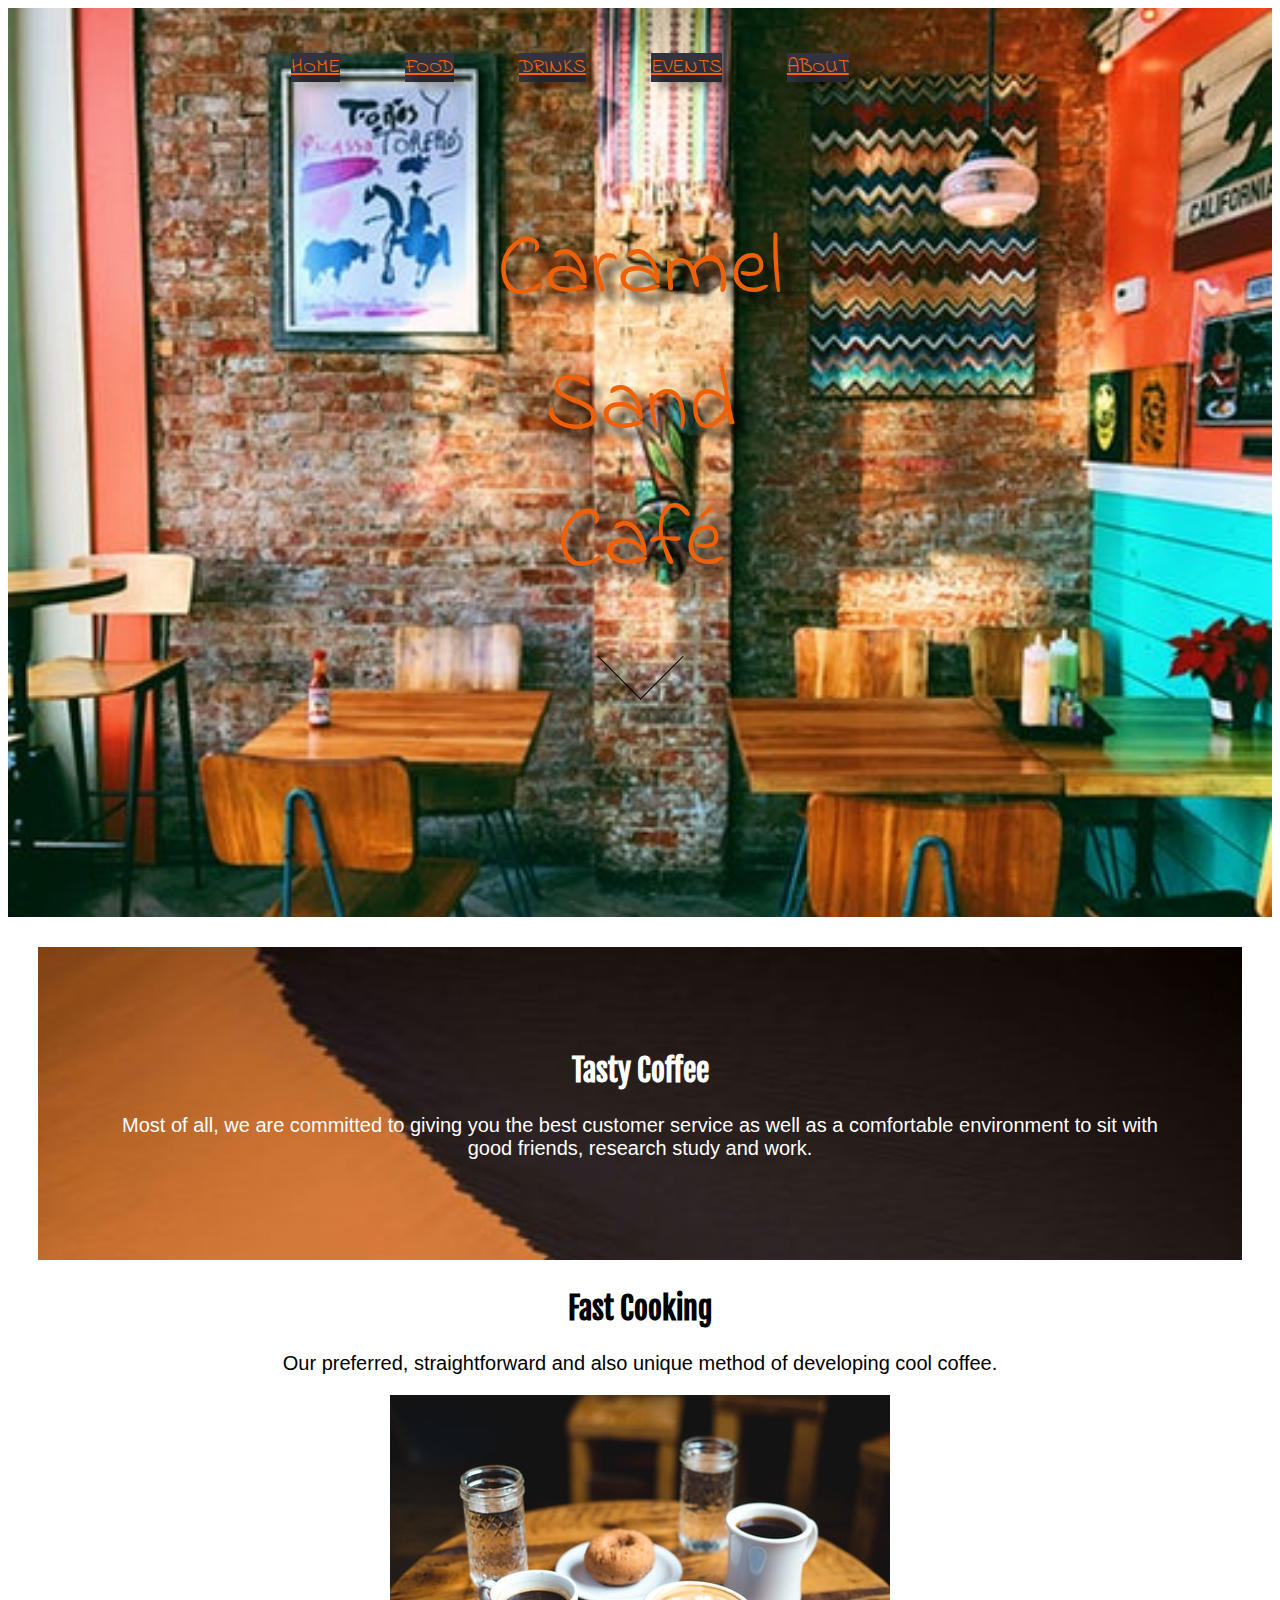
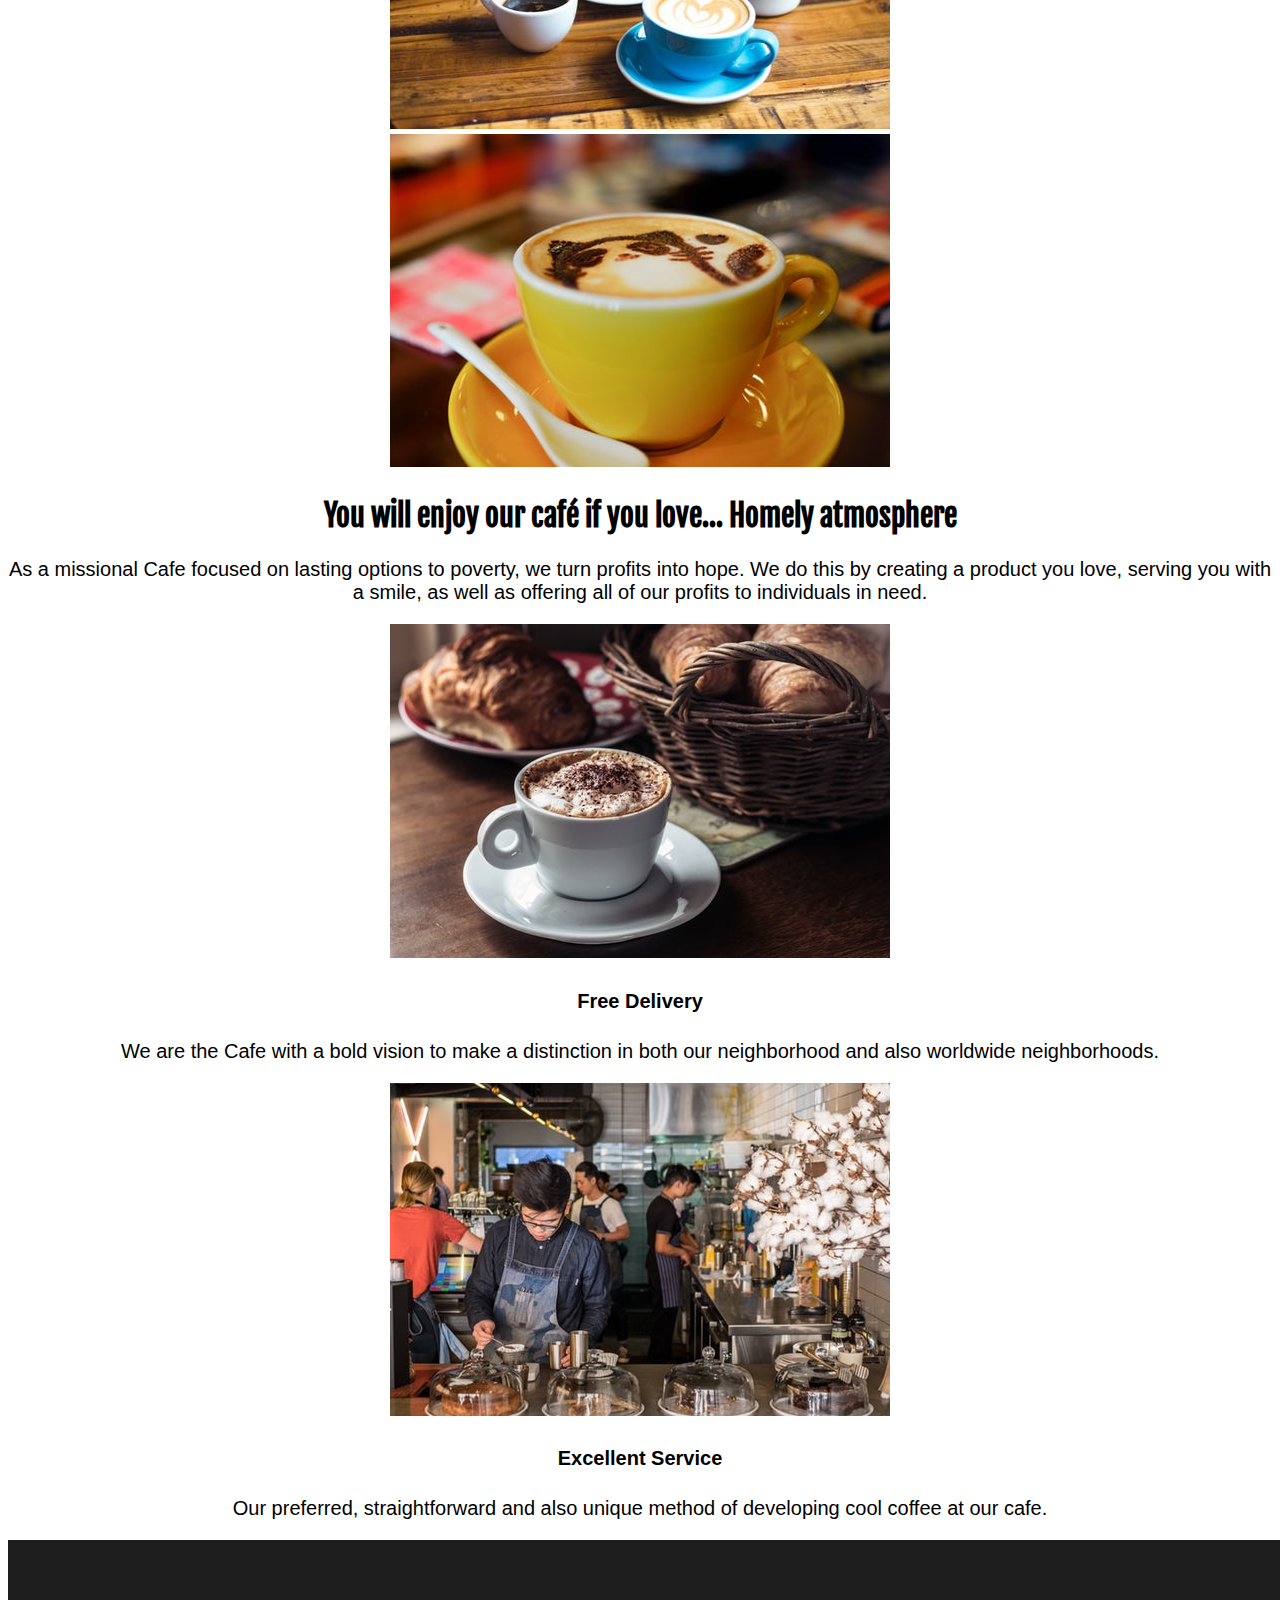
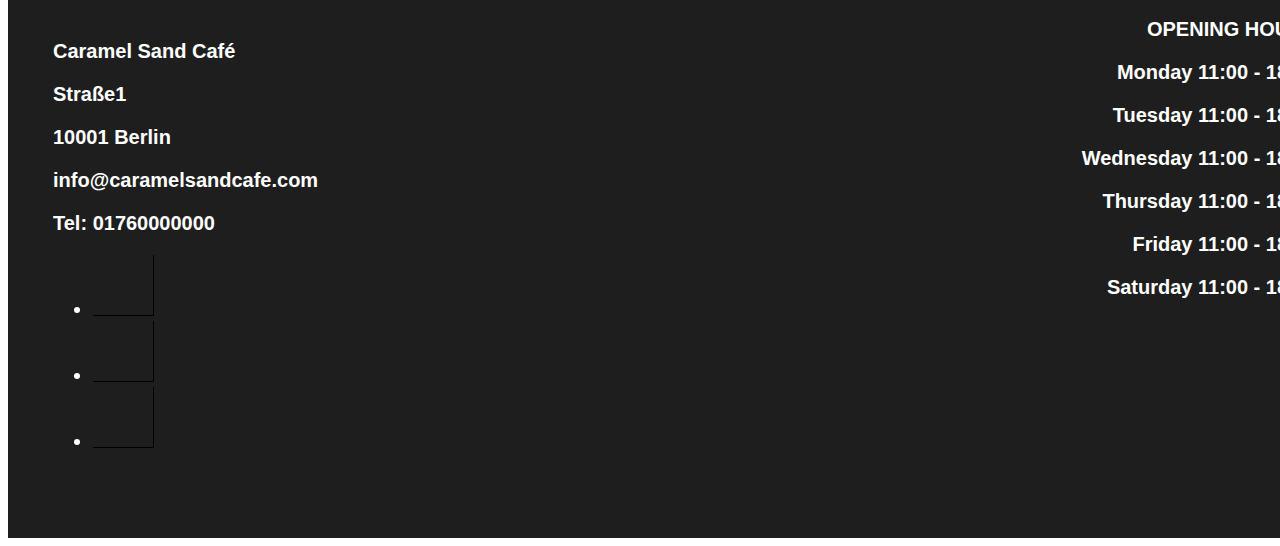
<file: index.html>
<!DOCTYPE html>
<html>
<head>
	<title>Caramel Sand Café</title>
	<link href="https://fonts.googleapis.com/css?family=Indie+Flower|Staatliches" rel="stylesheet">
	<link rel="stylesheet" href="https://use.fontawesome.com/releases/v5.7.1/css/all.css" integrity="sha384-fnmOCqbTlWIlj8LyTjo7mOUStjsKC4pOpQbqyi7RrhN7udi9RwhKkMHpvLbHG9Sr" crossorigin="anonymous">
	<link rel="stylesheet" href="https://stackpath.bootstrapcdn.com/bootstrap/4.2.1/css/bootstrap.min.css" integrity="sha384-GJzZqFGwb1QTTN6wy59ffF1BuGJpLSa9DkKMp0DgiMDm4iYMj70gZWKYbI706tWS" crossorigin="anonymous">
	<link href="https://fonts.googleapis.com/css?family=Amatic+SC|Dancing+Script|Fjalla+One|Indie+Flower|Pacifico|Staatliches" rel="stylesheet">
	<link href="https://fonts.googleapis.com/css?family=Fjalla+One|Indie+Flower|Staatliches" rel="stylesheet">
	<link rel="stylesheet" type="text/css" href="style.css">
</head>

<body>
	<div id="banner">
<nav class="nav nav-pills nav-justified">
  <a class="nav-item nav-link active" href="#">HOME</a>
  <a class="nav-item nav-link "href="food.html">FOOD</a>
  <a class="nav-item nav-link" href="drinks.html">DRINKS</a>
  <a class="nav-item nav-link" href="events.html">EVENTS</a>
  <a class="nav-item nav-link" href="#">ABOUT</a>
</nav>   
	<h1>Caramel</h1>
	<h1>Sand</h1> 
	<h1>Café</h1>	
	<p><i class="arrow down"></i></p>
	</div>

<section id="tasty">	
<h2><strong>Tasty Coffee</strong></h2>
<p>Most of all, we are committed to giving you the best customer service as well as a comfortable environment to sit with good friends, research study and work.</p>
</section>

<section id="fast">
	<h2><strong>Fast Cooking</strong></h2>
	<p>Our preferred, straightforward and also unique method of developing cool coffee.</p>
</section>

	<div class="container">
		<div class="row">
  <div class="col-sm-6">
    <div class="card">
      <div class="card-body">
      	<img class="card-img-top" src="foodcafe.jpeg" alt="Card image">
    </div>
  </div>
  </div>
  <div class="col-sm-6">
    <div class="card">
      <div class="card-body">
      	<img class="card-img-top" src="yellowcup.jpeg" alt="Card image">
      </div>
    </div>
  </div>
</div>
</div>

<section id="atmosphere">
<h2><strong>You will enjoy our café if you love...
Homely atmosphere</strong></h2>
<p>As a missional Cafe focused on lasting options to poverty, we turn profits into hope. We do this by creating a product you love, serving you with a smile, as well as offering all of our profits to individuals in need.</p>
</section>

<div class="container">
<div class="row">
	<div class="col-sm-6">
<div class="card">
  <div class="card-body">
  	<img class="card-img-bottom" src="croissant.jpeg" alt="Card image">
    <h4 class="card-title">Free Delivery</h4>
    <p class="card-text">We are the Cafe with a bold vision to make a distinction in both our neighborhood and also worldwide neighborhoods.</p>
   </div>
  </div>
</div>

<div class="col-sm-6">
<div class="card">
	 <div class="card-body">
  <img class="card-img-bottom" src="staff.jpeg" alt="Card image">
 	<h4 class="card-title">Excellent Service</h4>
    <p class="card-text">Our preferred, straightforward and also unique method of developing cool coffee at our cafe.</p>
  </div>
</div>
</div>
</div>
</div>

	<div id="footer">
		
		<h3><p>Caramel Sand Café</p>
			<p>Straße1</p>
			<p>10001 Berlin</p>
			<p>info@caramelsandcafe.com</p>
			<p>Tel: 01760000000</p>

		<ul class="list-inline">

  	<li class="list-inline-item"><a href="#"><i class="fab fa-youtube"></i></a></li>
  	<li class="list-inline-item"><a href="#"><i class="fab fa-facebook"></i></a></li>
  	<li class="list-inline-item"><a href="#"><i class="fab fa-twitter"></i></a></li>
		</ul></h3>


		<h5>OPENING HOURS
			<p>Monday 11:00 - 18:00</p>
			<p>Tuesday 11:00 - 18:00</p>
			<p>Wednesday 11:00 - 18:00</p>
			<p>Thursday 11:00 - 18:00</p>
			<p>Friday 11:00 - 18:00</p>
			<p>Saturday 11:00 - 18:00</p><h5>					
	</div>

	<script src="food.js"></script>
	<script src="https://ajax.googleapis.com/ajax/libs/jquery/3.3.1/jquery.min.js"></script>
</body>
</html>
</file>
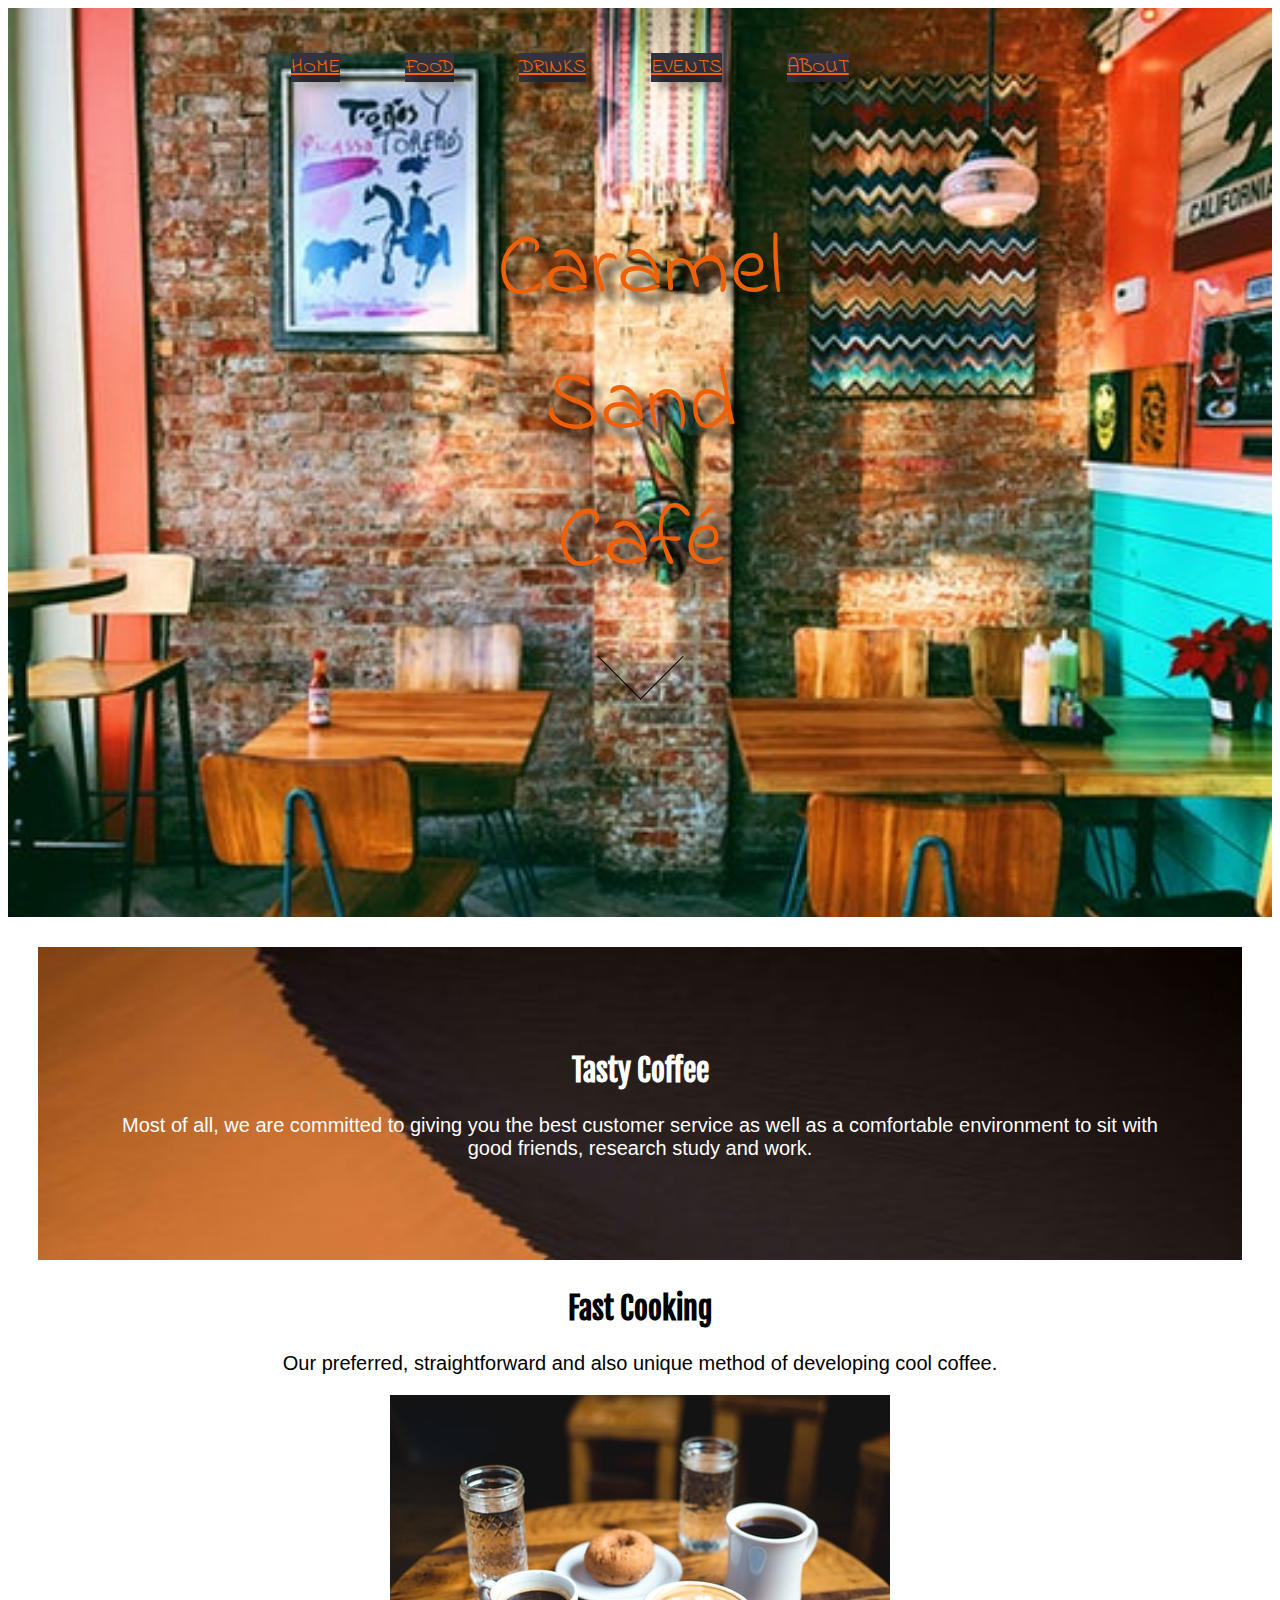
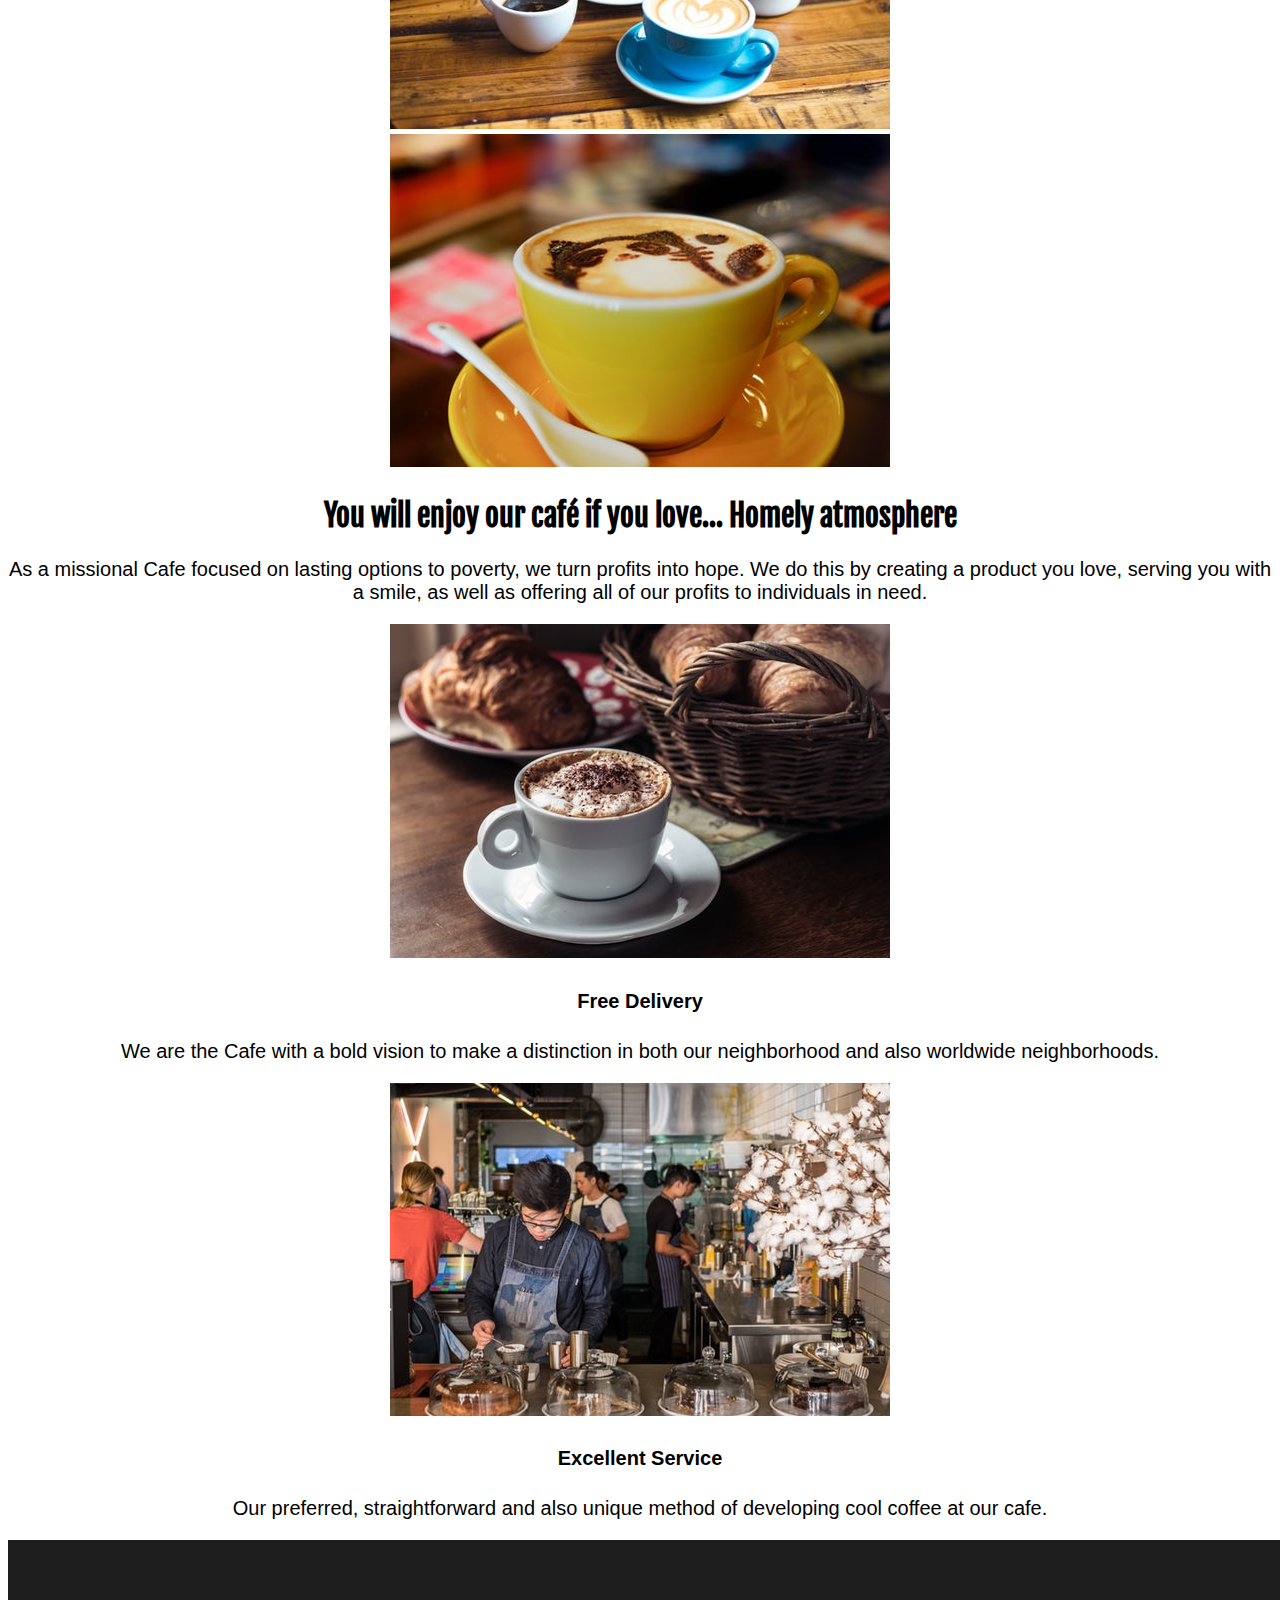
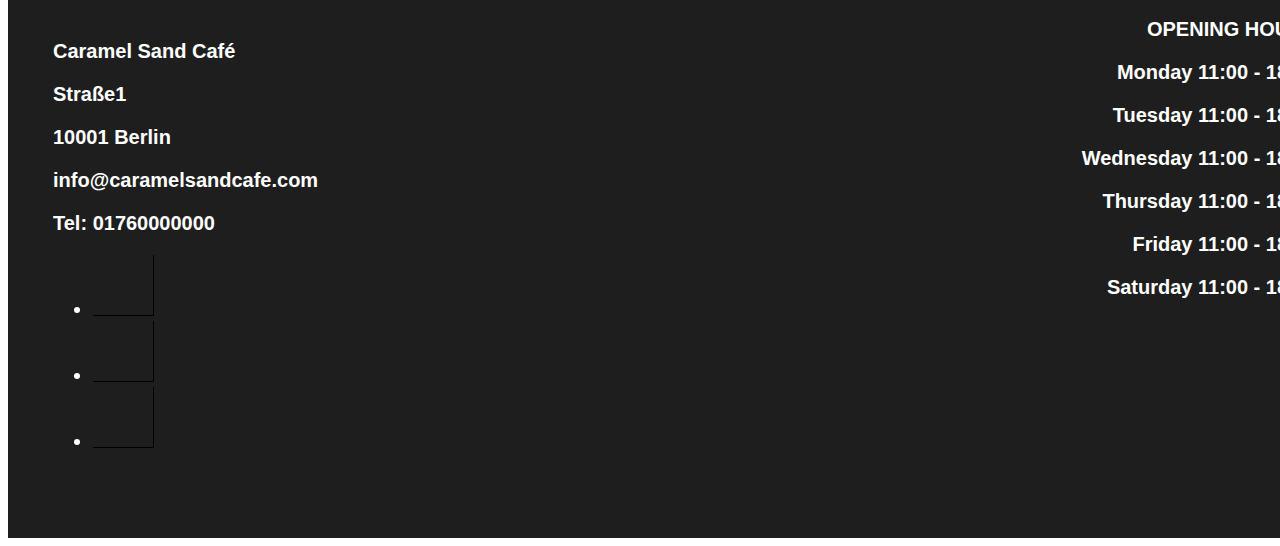
<file: coffeeshop.html>
<!DOCTYPE html>
<html>
<head>
<body>
	<title>Caramel Sand Café</title>
	<link href="https://fonts.googleapis.com/css?family=Indie+Flower|Staatliches" rel="stylesheet">
	<link rel="stylesheet" href="https://use.fontawesome.com/releases/v5.7.1/css/all.css" integrity="sha384-fnmOCqbTlWIlj8LyTjo7mOUStjsKC4pOpQbqyi7RrhN7udi9RwhKkMHpvLbHG9Sr" crossorigin="anonymous">
	<link rel="stylesheet" href="https://stackpath.bootstrapcdn.com/bootstrap/4.2.1/css/bootstrap.min.css" integrity="sha384-GJzZqFGwb1QTTN6wy59ffF1BuGJpLSa9DkKMp0DgiMDm4iYMj70gZWKYbI706tWS" crossorigin="anonymous">
	<link href="https://fonts.googleapis.com/css?family=Amatic+SC|Dancing+Script|Fjalla+One|Indie+Flower|Pacifico|Staatliches" rel="stylesheet">
	<link href="https://fonts.googleapis.com/css?family=Fjalla+One|Indie+Flower|Staatliches" rel="stylesheet">
	<link rel="stylesheet" type="text/css" href="style.css">
</head>


	<div id="banner">
<nav class="nav nav-pills nav-justified">
  <a class="nav-item nav-link active" href="#">HOME</a>
  <a class="nav-item nav-link " href="#">FOOD</a>
  <a class="nav-item nav-link" href="#">DRINKS</a>
  <a class="nav-item nav-link" href="#">EVENTS</a>
  <a class="nav-item nav-link" href="#">ABOUT</a>
</nav>   
	<h1>Caramel</h1>
	<h1>Sand</h1> 
	<h1>Café</h1>	
	<p><i class="arrow down"></i></p>
	</div>



<section id="tasty">	
<h2><strong>Tasty Coffee</strong></h2>
<p>Most of all, we are committed to giving you the best customer service as well as a comfortable environment to sit with good friends, research study and work.</p>
</section>

<section id="fast">
	<h2><strong>Fast Cooking</strong></h2>
	<p>Our preferred, straightforward and also unique method of developing cool coffee.</p>
</section>

		<div class="row">
  <div class="col-sm-6">
    <div class="card">
      <div class="card-body">
      	<img class="card-img-top" src="foodcafe.jpeg" alt="Card image">
    </div>
  </div>
  </div>
  <div class="col-sm-6">
    <div class="card">
      <div class="card-body">
      	<img class="card-img-top" src="yellowcup.jpeg" alt="Card image">
      </div>
    </div>
  </div>
</div>

<section id="atmosphere">
<h2><strong>You will enjoy our café if you love...
Homely atmosphere</strong></h2>
<p>As a missional Cafe focused on lasting options to poverty, we turn profits into hope. We do this by creating a product you love, serving you with a smile, as well as offering all of our profits to individuals in need.</p>
</section>

<div class="row">
	<div class="col-sm-6">
<div class="card">
  <div class="card-body">
  	<img class="card-img-bottom" src="croissant.jpeg" alt="Card image">
    <h4 class="card-title">Free Delivery</h4>
    <p class="card-text">We are the Cafe with a bold vision to make a distinction in both our neighborhood and also worldwide neighborhoods.</p>
   </div>
  </div>
</div>

<div class="col-sm-6">
<div class="card">
	 <div class="card-body">
  <img class="card-img-bottom" src="staff.jpeg" alt="Card image">
 	<h4 class="card-title">Excellent Service</h4>
    <p class="card-text">Our preferred, straightforward and also unique method of developing cool coffee at our cafe.</p>
  </div>
</div>
</div>
</div>

	<div id="footer">
		
		<h3><p>Caramel Sand Café</p>
			<p>Straße1</p>
			<p>10001 Berlin</p>
			<p>info@caramelsandcafe.com</p>
			<p>Tel: 01760000000</p>

		<ul class="list-inline">

  	<li class="list-inline-item"><a href="#"><i class="fab fa-youtube"></i></a></li>
  	<li class="list-inline-item"><a href="#"><i class="fab fa-facebook"></i></a></li>
  	<li class="list-inline-item"><a href="#"><i class="fab fa-twitter"></i></a></li>
		</ul></h3>


		<h5>OPENING HOURS
			<p>Monday 11:00 - 18:00</p>
			<p>Tuesday 11:00 - 18:00</p>
			<p>Wednesday 11:00 - 18:00</p>
			<p>Thursday 11:00 - 18:00</p>
			<p>Friday 11:00 - 18:00</p>
			<p>Saturday 11:00 - 18:00</p><h5>	
					

		
	
	</div>
</body>
</html>
</file>
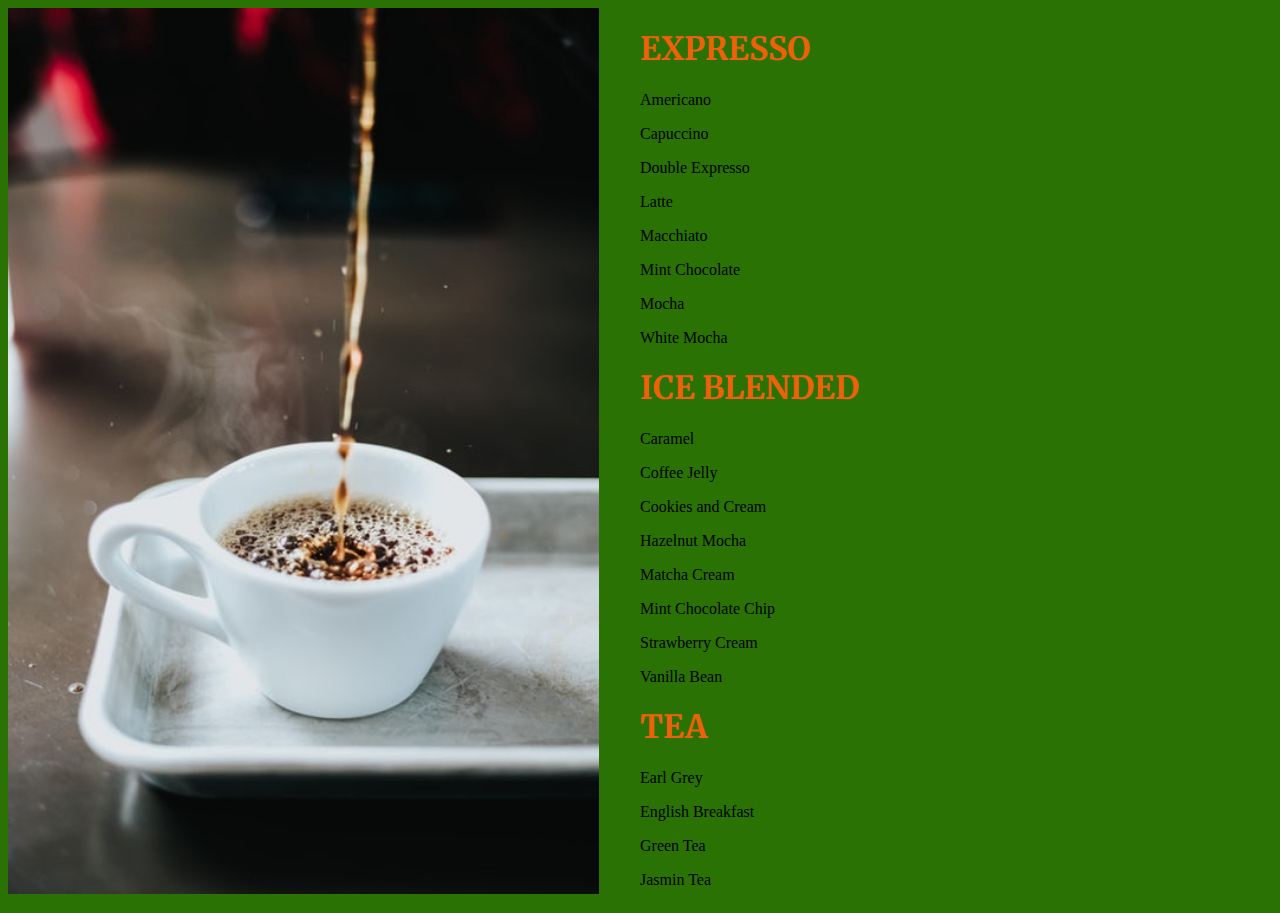
<file: drinks.html>
<!DOCTYPE html>
<html>
<head>
	
	<title>Caramel Café Drinks</title>
	<link href="https://fonts.googleapis.com/css?family=Merriweather" rel="stylesheet">
	<link rel="stylesheet" type="text/css" href="styledrinks.css">
</head>
<body>
	

<div class="row">
  <div class="column">
  
<h1>EXPRESSO</h1>

<P>Americano</P>
<P>Capuccino</P>
<P>Double Expresso</P>
<P>Latte</P>
<P>Macchiato</P>
<P>Mint Chocolate</P>
<P>Mocha</P>
<p>White Mocha</p>

<h1>ICE BLENDED</h1>

<P>Caramel</P>
<P>Coffee Jelly</P>
<P>Cookies and Cream</P>
<P>Hazelnut Mocha</P>
<P>Matcha Cream</P>
<P>Mint Chocolate Chip</P>
<P>Strawberry Cream</P>
<p>Vanilla Bean</p>

<h1>TEA</h1>

<P>Earl Grey </P>
<P>English Breakfast </P>
<P>Green Tea </P>
<P>Jasmin Tea </P>
</div>


<div class="column">
	<img src="drinkstable.jpeg" height="93.5%" width="93.5%">
</div>
</div>


</body>
</html>
</file>
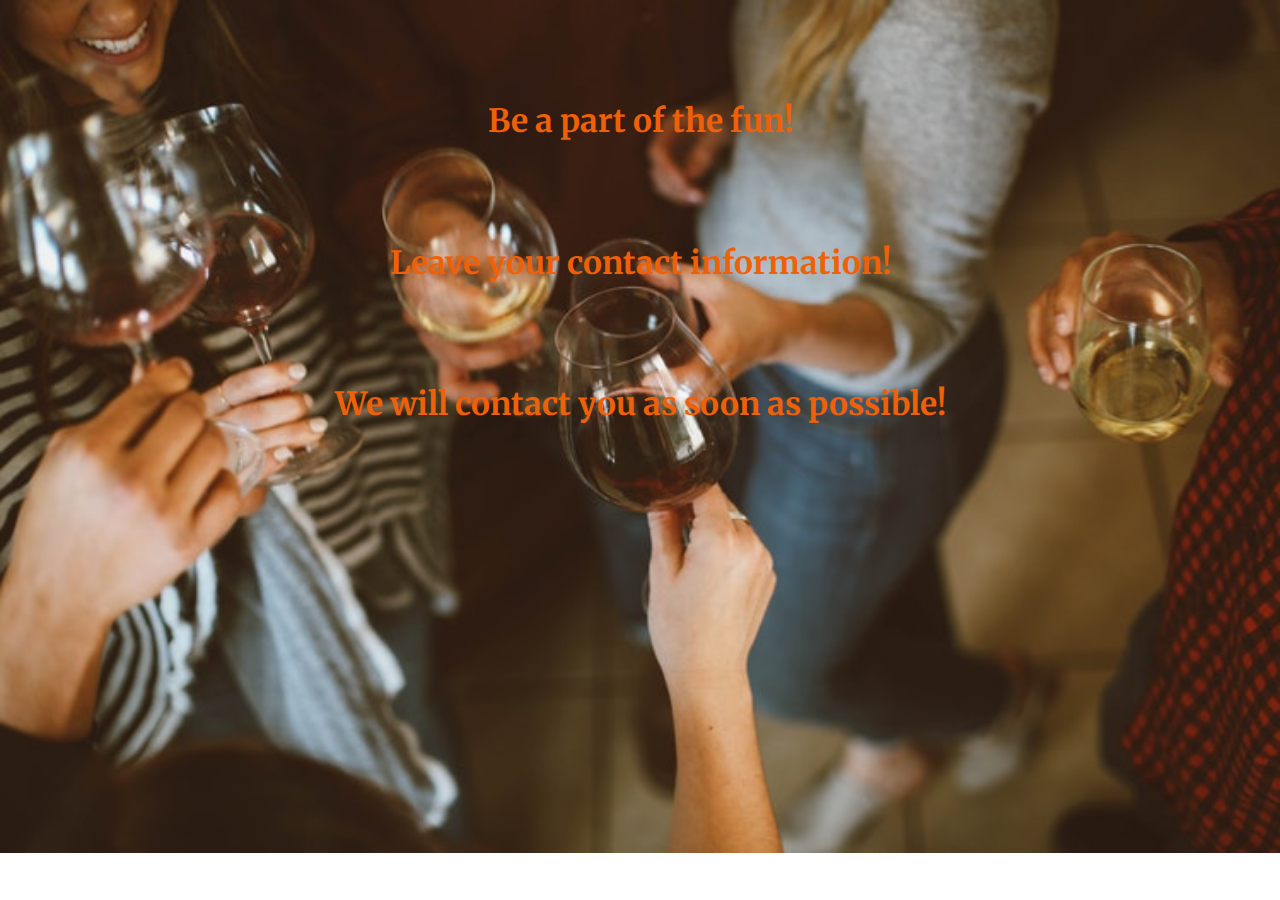
<file: events.html>
<!DOCTYPE html>
<html>
<head>
	<title>Book our space</title>
	<link href="https://fonts.googleapis.com/css?family=Merriweather" rel="stylesheet">
	<link rel="stylesheet" type="text/css" href="eventsstyle.css">
</head>
<body>

<h1>Be a part of the fun!</h1>
<h1>Leave your contact information!</h1>
<h1>We will contact you as soon as possible!</h1>  




<script src="events.js"></script>
	<script src="https://ajax.googleapis.com/ajax/libs/jquery/3.3.1/jquery.min.js"></script>
</body>
</html>
</file>
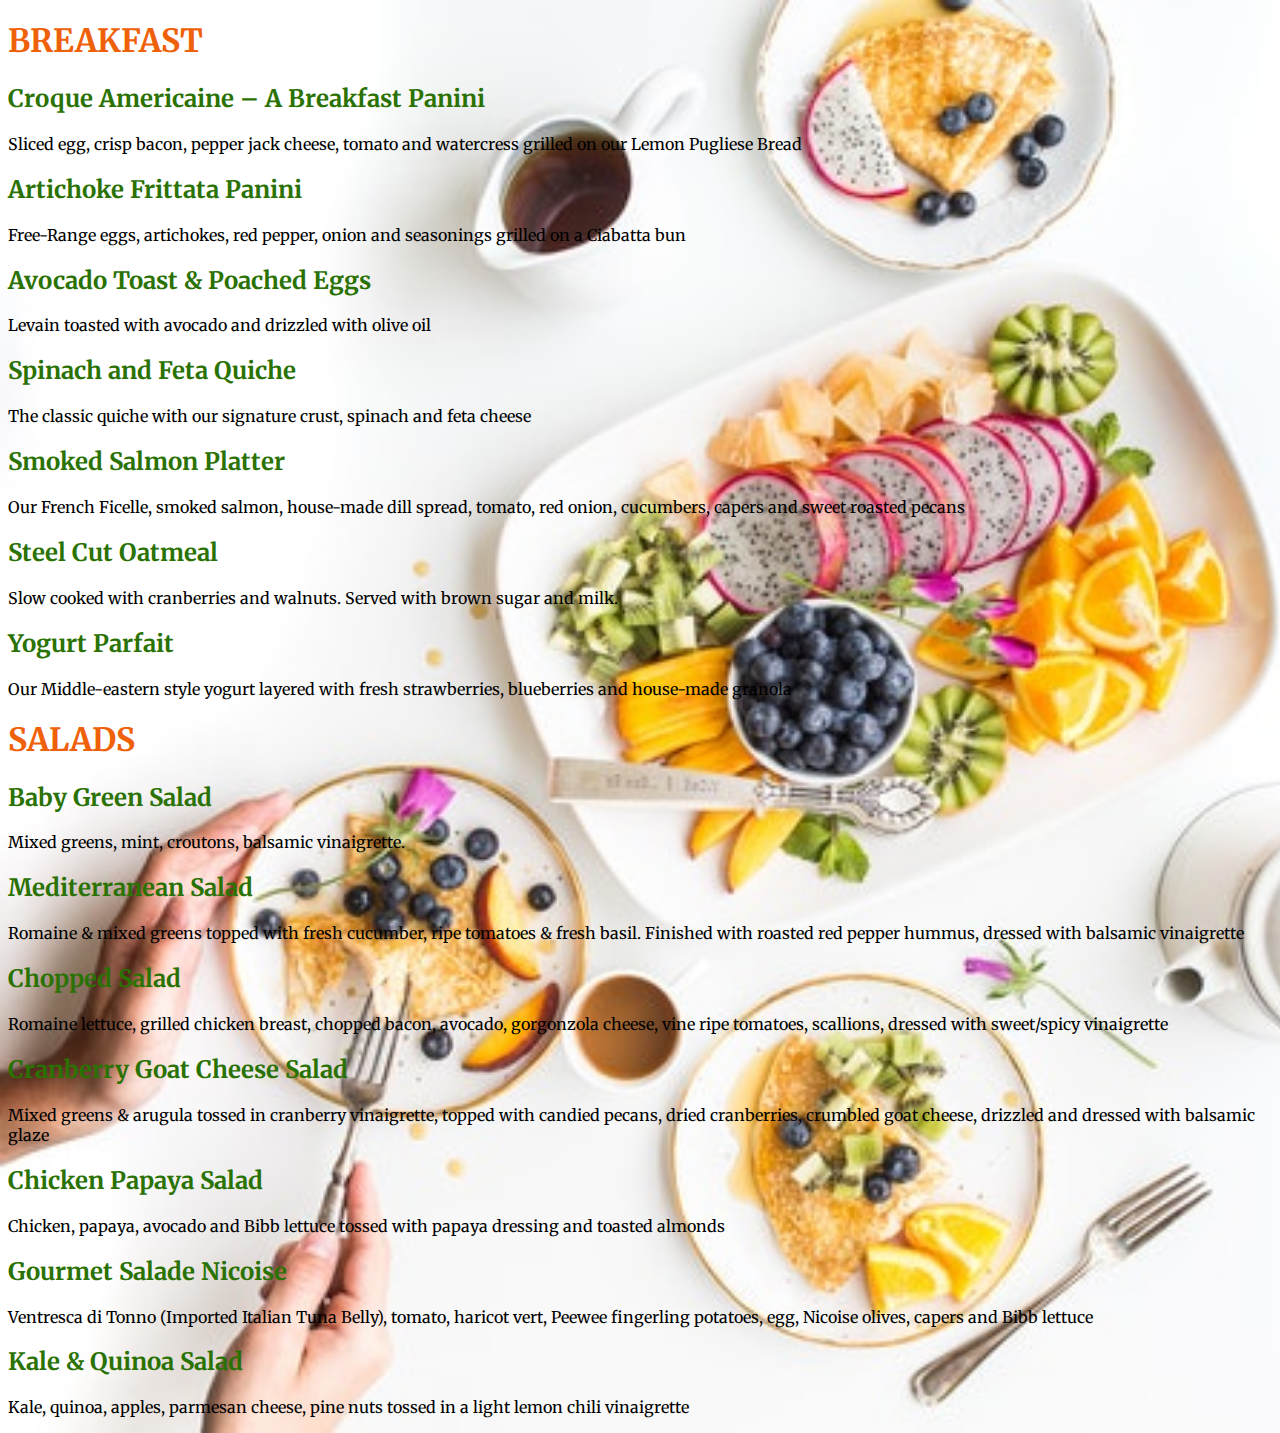
<file: food.html>
<!DOCTYPE html>
<html>
<head>
	<title>Caramel Sand Food</title>
	<link href="https://fonts.googleapis.com/css?family=Merriweather" rel="stylesheet">
	<link rel="stylesheet" type="text/css" href="stylefood.css">
</head>
<body>

<h1>BREAKFAST</h1>


<h2 id="heading">Croque Americaine – A Breakfast Panini</h2>
<p>Sliced egg, crisp bacon, pepper jack cheese, tomato and watercress grilled on our Lemon Pugliese Bread</P>

<h2>Artichoke Frittata Panini</h2>
<p>Free-Range eggs, artichokes, red pepper, onion and seasonings grilled on a Ciabatta bun</P>

<h2>Avocado Toast & Poached Eggs</h2>
<p>Levain toasted with avocado and drizzled with olive oil</P>

<h2>Spinach and Feta Quiche</h2>
<p>The classic quiche with our signature crust, spinach and feta cheese</P>


<h2 id="test">Smoked Salmon Platter</h2>
<p>Our French Ficelle, smoked salmon, house-made dill spread, tomato, red onion, cucumbers, capers and sweet roasted pecans</P>

<h2>Steel Cut Oatmeal</h2>
<p>Slow cooked with cranberries and walnuts. Served with brown sugar and milk.</P>

<h2>Yogurt Parfait</h2>
Our Middle-eastern style yogurt layered with fresh strawberries, blueberries and house-made granola</P>

<h1>SALADS</h1>

<h2>Baby Green Salad</h2>	
<p>Mixed greens, mint, croutons, balsamic vinaigrette.</p>	

<h2>Mediterranean Salad</h2>	
<p>Romaine & mixed greens topped with fresh cucumber, ripe tomatoes & fresh basil. Finished with roasted red pepper hummus, dressed with balsamic vinaigrette</p>	

<h2>Chopped Salad</h2>	
<p>Romaine lettuce, grilled chicken breast, chopped bacon, avocado, gorgonzola cheese, vine ripe tomatoes, scallions, dressed with sweet/spicy vinaigrette</p>	
<h2>Cranberry Goat Cheese Salad</h2>	
<p>Mixed greens & arugula tossed in cranberry vinaigrette, topped with candied pecans, dried cranberries, crumbled goat cheese, drizzled and dressed with balsamic glaze</p>	

<h2>Chicken Papaya Salad</h2>	
<p>Chicken, papaya, avocado and Bibb lettuce tossed with papaya dressing and toasted almonds</p>	

<h2>Gourmet Salade Nicoise</h2>	
<p>Ventresca di Tonno (Imported Italian Tuna Belly), tomato, haricot vert, Peewee fingerling potatoes, egg, Nicoise olives, capers and Bibb lettuce</p>	

<h2>Kale & Quinoa Salad</h2>	
<p>Kale, quinoa, apples, parmesan cheese, pine nuts tossed in a light lemon chili vinaigrette</p>	



<script src="food.js"></script>
</body>
</html>
</file>
<file: style.css>
/*style.css*/

body{
  text-align: center;
  background-color: white;
  color: black;
  font-size: 20px;
  font-family: Helvetica;
}


h2 {font-family: 'Staatliches', cursive;
font-family: 'Indie Flower', cursive;
font-family: 'Fjalla One', sans-serif;
text-align: center;
}

h3{text-align: right;
  color: white;
  font-size: 20px; 
}
h5{ text-align: right;
  color: white;
  font-size: 20px;
}
a {
  text-decoration: none
  color: pink;
}
a:hover {
  text-decoration: none;
  color: green;
}
section {
	display: block;
}

/*CUSTOM DESIGN*/
a.nav-item.nav-link {
    margin: 30px;
    background-color: rgb(50, 51, 63);
    color: rgb(242, 102, 9);
}
.nav-item.nav-link.active { 
    margin: 30px;
    background-color: rgb(50, 51, 63) ;
    color: rgb(242, 102, 9);
}

#banner {
	text-align: center;
	background-image: url("interior.jpeg");
	background-size: cover;
  image-rendering: auto;
	padding: 200px;
	color: white;
	text-shadow: 10px 10px 10px black;
	font-family: 'Staatliches', cursive;
	font-family: 'Indie Flower', cursive;
  /*ici rajout d'un position relatif pour utiliser cette div comme referentiel pour aligner les elements de la navbar*/ 
  position: relative;
}
#banner h1 {
  color: rgb(239, 97, 9);
  text-align: center;
  font-size: 86px;
  font-weight: lighter;
  opacity: 20px;
  margin-top: 0px;
  margin-bottom: 10px;
  padding-top: 0px;
}


#banner p {
  padding: 0;
}

.nav {
  /*ici rajout dun positionement fixe ou absolu par rapport a la div banner et ensuite 2 alignements verticaux et horizontaux*/
  position: absolute;
  left: 20%;
  top: 5%;
  margin-bottom: 0px;
}

.card {
  border: none;
}

#footer  {
  padding: 45px;
  position: relative;
  display: table;
  width: 100%;
  background: rgb(30,30,30);
  color: black;
  height: 10%;
  background-size: cover;
  color: lightgrey;
}
#footer h3 { 
	text-align: left;
	float: left;
	padding-top: 15px;
	 }

#footer h4 { 
	text-align: right;
	float: right;
	padding-top: 20px;
	 }

 
#tasty {
	text-align: center;
	color: white;
	background-image: url("sandy.jpeg");
	background-size: cover;
  padding: 80px;
  margin: 30px;
}

#delivery {
	text-align: center;
	color: white;
	background-image: url("croissant.jpeg");
	background-size: cover;
  padding: 80px;
  margin: 30px;
}

#service {
	text-align: center;
	background-image: url("pplcafe.jpg");
	background-size: cover;
  padding: 80px;
  margin: 30px;
  color: black;
}

/*.topnav {
    background-color: #333;
    overflow: hidden;
}

.topnav a {
  float: center;
  color: #f2f2f2;
  text-align: center;
  padding: 14px 16px;
  text-decoration: none;
  font-size: 17px;
}

.topnav a:hover {
  background-color: #ddd;
  color: black;
}

.topnav a.active {
  background-color: #4CAF50;
  color: white;
}*/

i {
  border: solid black;
  border-width: 0 1px 1px 0;
  display: inline-block;
  padding: 30px;
}

.down {
  transform: rotate(45deg);
  -webkit-transform: rotate(45deg);
}
</file>
<file: styledrinks.css>
body{
  background-color: rgb(42, 114, 3);
}


h1 {
	color:rgb(239, 97, 9);
  font-family: 'Merriweather', serif;
}



.column {
  float: right;
  width: 50%;
  background-color: rgb(42, 114, 3);
  background-size: cover
  background-repeat: no-repeat;
  
}

/* Clear floats after the columns */
.row:after {
  content: "";
  display: table;
  clear: both;
}
</file>
<file: eventsstyle.css>
body{
	background-image: url("partie.jpeg");
	background-color: white;
	background-repeat: no-repeat;
	background-size: cover;
	font-family: 'Merriweather', serif;
}

h1{
  color: rgb(239, 97, 9);
 text-align: center;
 margin-top: 200px
 margin-bottom: 80px;
 padding-top: 80px

}
</file>
<file: stylefood.css>
body{
	background-image: url("breakfast.jpeg");
	background-color: white
	background-repeat: no-repeat;
	background-size: cover;
	font-family: 'Merriweather', serif;
}

h1 {
color:rgb(239, 97, 9);

}

h2{
	color:rgb(42, 114, 3);

}
</file>
